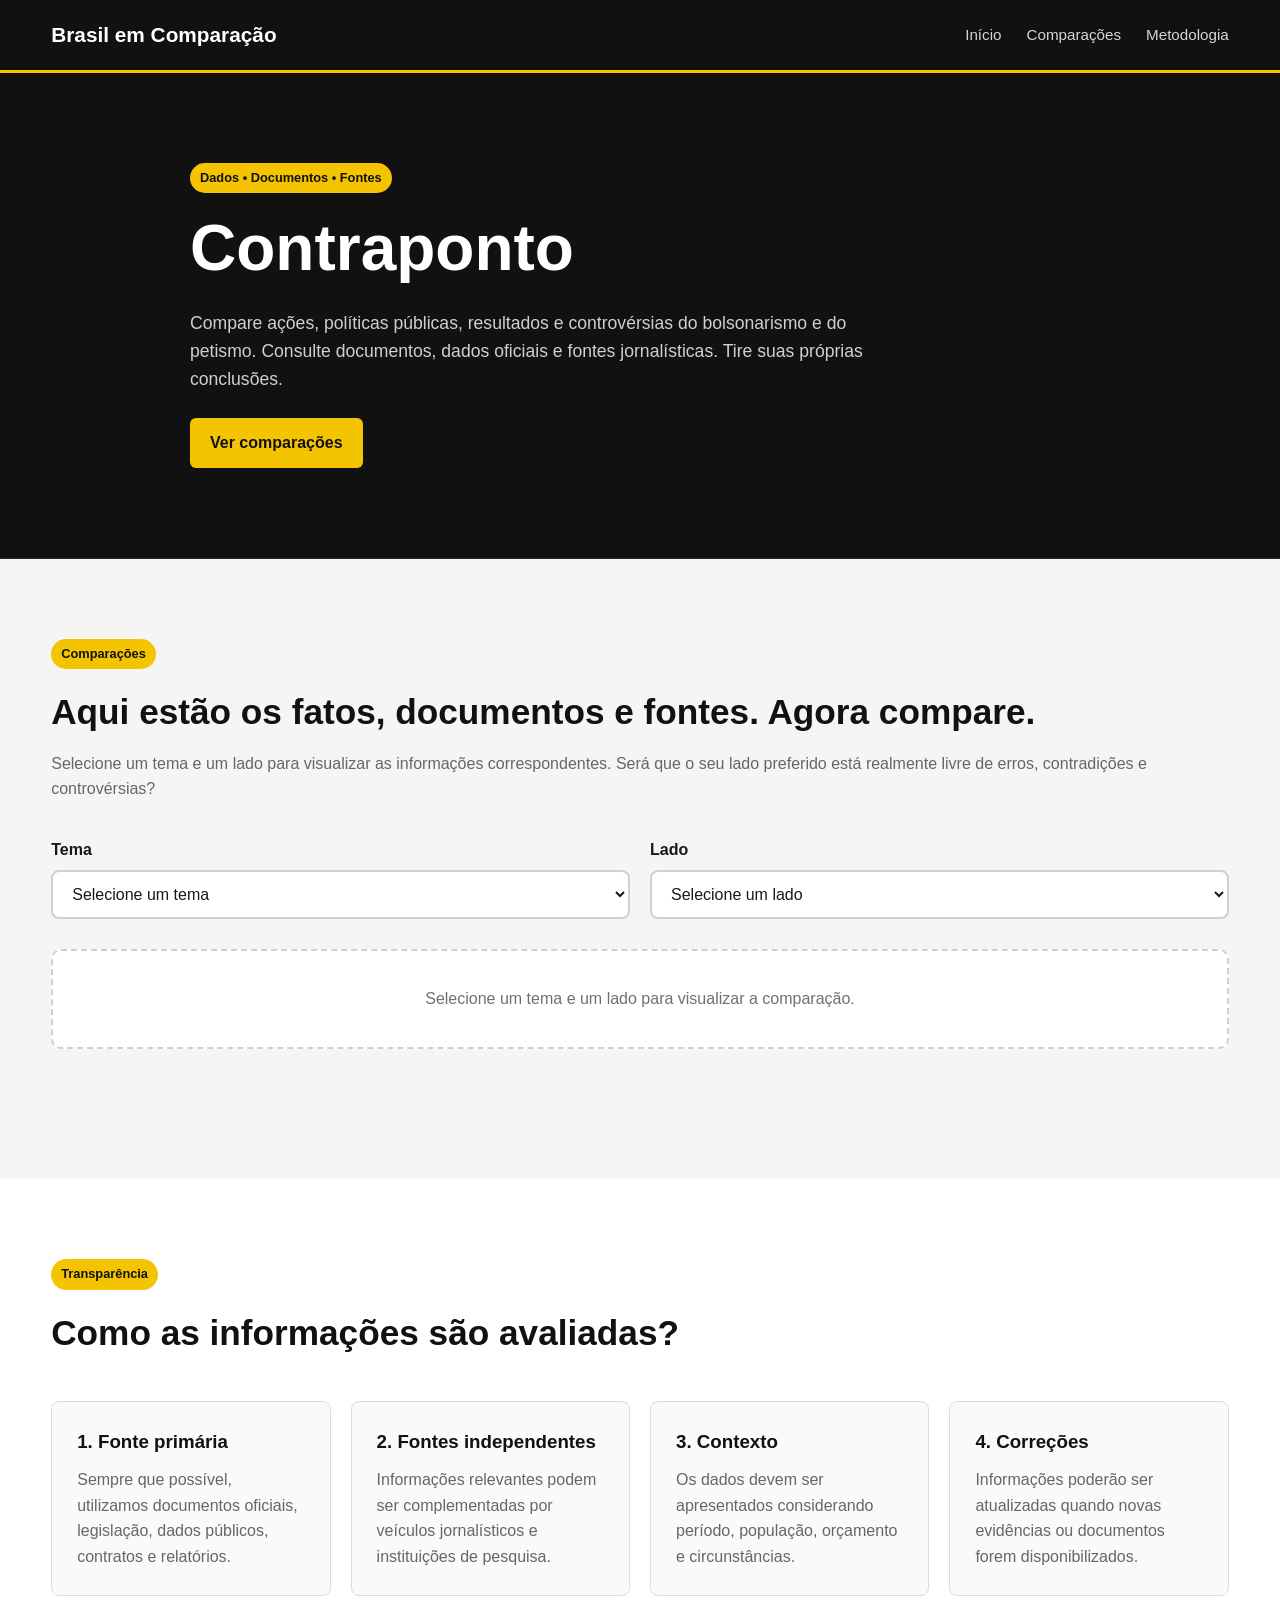
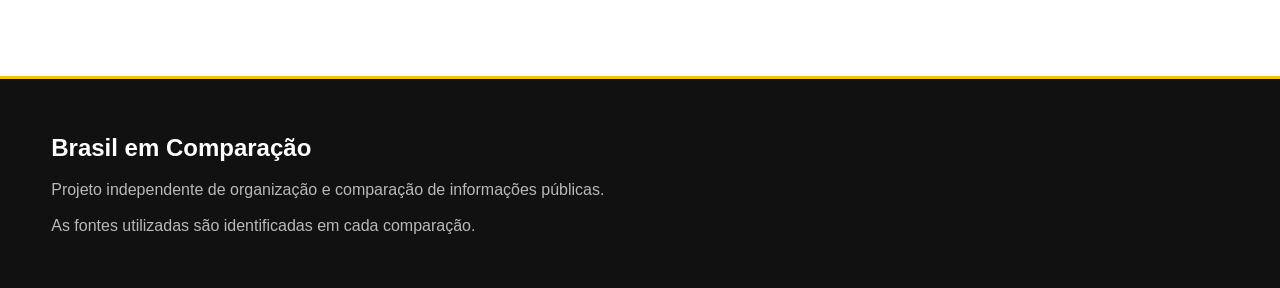
<file: index.html>
<!doctype html>
<html lang="pt-BR">
  <head>
    <meta charset="UTF-8" />

    <meta name="viewport" content="width=device-width, initial-scale=1.0" />

    <meta
      name="description"
      content="Comparação de políticas, ações e resultados de governos brasileiros com base em fontes verificáveis."
    />

    <title>Brasil em Comparação</title>

    <link rel="stylesheet" href="css/style.css" />
  </head>

  <body>
    <header class="header">
      <div class="container header-content">
        <a href="#" class="logo">Brasil em Comparação</a>

        <nav class="nav">
          <a href="#inicio">Início</a>
          <a href="#comparacoes">Comparações</a>
          <a href="#metodologia">Metodologia</a>
        </nav>
      </div>
    </header>

    <main>
      <!-- HERO -->

      <section id="inicio" class="hero">
        <div class="container">
          <span class="tag">Dados • Documentos • Fontes</span>

          <h1>Contraponto</h1>

          <p>
            Compare ações, políticas públicas, resultados e controvérsias do
            bolsonarismo e do petismo. Consulte documentos, dados oficiais e
            fontes jornalísticas. Tire suas próprias conclusões.
          </p>

          <a href="#comparacoes" class="button">Ver comparações</a>
        </div>
      </section>

      <!-- FILTROS

      <section class="filters">
        <div class="container">

          <h2>Escolha uma área</h2>

          <div class="filter-buttons">
            <button>Saúde</button>
            <button>Economia</button>
            <button>Educação</button>
            <button>Segurança</button>
            <button>Meio ambiente</button>
            <button>Infraestrutura</button>
          </div>

        </div>
      </section>

      -->

      <!-- COMPARAÇÃO -->

      <section id="comparacoes" class="comparison">
        <div class="container">

          <div class="section-header">
            <span class="tag">Comparações</span>

            <h2>
              Aqui estão os fatos, documentos e fontes. Agora compare.
            </h2>

            <p>
              Selecione um tema e um lado para visualizar as informações
              correspondentes. Será que o seu lado preferido está realmente
              livre de erros, contradições e controvérsias?
            </p>
          </div>

          <div class="comparison-selector">

            <div class="selector-group">
              <label for="topic-select">Tema</label>

              <select id="topic-select">
                <option value="">Selecione um tema</option>

                <option value="vacinacao">
                  Vacinação e Resposta Epidemiológica
                </option>

                <option value="eleitoral">
                  Abuso de poder e benefícios em ano eleitoral
                </option>

                <option value="banco-master">
                  Banco Master
                </option>

                <option value="corrupcao">
                  Investigações de Corrupção, Esquemas Financeiros e Práticas
                  Orçamentárias
                </option>

                <option value="educacao">
                  Contingenciamentos, Cortes Orçamentários e Restrições na
                  Educação
                </option>
              </select>
            </div>

            <div class="selector-group">
              <label for="polo-select">Lado</label>

              <select id="polo-select">
                <option value="">Selecione um lado</option>

                <option value="bolsonaro">
                  Jair e Flávio Bolsonaro
                </option>

                <option value="pt">
                  PT
                </option>
              </select>
            </div>

          </div>

          <div id="comparison-result" class="comparison-result">
            <p class="comparison-placeholder">
              Selecione um tema e um lado para visualizar a comparação.
            </p>
          </div>

        </div>
      </section>

      <!-- METODOLOGIA -->

      <section id="metodologia" class="methodology">
        <div class="container">

          <span class="tag">Transparência</span>

          <h2>Como as informações são avaliadas?</h2>

          <div class="methodology-grid">

            <article>
              <h3>1. Fonte primária</h3>

              <p>
                Sempre que possível, utilizamos documentos oficiais,
                legislação, dados públicos, contratos e relatórios.
              </p>
            </article>

            <article>
              <h3>2. Fontes independentes</h3>

              <p>
                Informações relevantes podem ser complementadas por veículos
                jornalísticos e instituições de pesquisa.
              </p>
            </article>

            <article>
              <h3>3. Contexto</h3>

              <p>
                Os dados devem ser apresentados considerando período,
                população, orçamento e circunstâncias.
              </p>
            </article>

            <article>
              <h3>4. Correções</h3>

              <p>
                Informações poderão ser atualizadas quando novas evidências
                ou documentos forem disponibilizados.
              </p>
            </article>

          </div>
        </div>
      </section>
    </main>

    <footer id="fontes">
      <div class="container">

        <h2>Brasil em Comparação</h2>

        <p>
          Projeto independente de organização e comparação de informações
          públicas.
        </p>

        <p>
          As fontes utilizadas são identificadas em cada comparação.
        </p>

      </div>
    </footer>

    <script src="js/script.js"></script>
  </body>
</html>

<!--

MODELO DE COMPARAÇÃO

<article class="comparison-row" data-topic="corrupcao">

  <div class="topic">
    <h3>Título do tópico</h3>
  </div>

  <div class="government-column">

    <span class="trouble">
      Título da questão
    </span>

    <p>
      Introdução da questão.
    </p>

    <p>
      Desenvolvimento das informações.
    </p>

    <p>
      <span>Crítica:</span>
      Síntese dos principais questionamentos.
    </p>

    <span class="bonus-title">
      Ações e Controvérsias Adicionais:
    </span>

    <ul>
      <li>
        <strong>Exemplo:</strong>
        Informação adicional.
      </li>
    </ul>

    <div class="sources">
      <strong>Fontes:</strong>
      <a href="#" target="_blank" rel="noopener noreferrer">
        Fonte
      </a>
    </div>

  </div>

  <div class="government-column">

    <span class="trouble">
      Título da questão
    </span>

    <p>
      Introdução da questão.
    </p>

    <p>
      Desenvolvimento das informações.
    </p>

    <p>
      <span>Crítica:</span>
      Síntese dos principais questionamentos.
    </p>

    <span class="bonus-title">
      Ações e Controvérsias Adicionais:
    </span>

    <ul>
      <li>
        <strong>Exemplo:</strong>
        Informação adicional.
      </li>
    </ul>

    <div class="sources">
      <strong>Fontes:</strong>
      <a href="#" target="_blank" rel="noopener noreferrer">
        Fonte
      </a>
    </div>

  </div>

</article>

-->
</file>
<file: css/style.css>
/* =========================
   RESET
========================= */

* {
    margin: 0;
    padding: 0;
    box-sizing: border-box;
}


html {
    scroll-behavior: smooth;
}


body {
    font-family: Arial, Helvetica, sans-serif;
    background: #f5f5f5;
    color: #181818;
    line-height: 1.6;
}


a {
    color: inherit;
}


.container {
    width: min(1200px, 92%);
    margin: 0 auto;
}


/* =========================
   HEADER
========================= */

.header {
    background: #111111;
    border-bottom: 3px solid #f5c400;

    position: sticky;
    top: 0;

    z-index: 100;
}


.header-content {
    min-height: 70px;

    display: flex;
    align-items: center;
    justify-content: space-between;
}


.logo {
    text-decoration: none;

    font-size: 1.3rem;
    font-weight: 700;

    color: #ffffff;
}


.nav {
    display: flex;
    gap: 25px;
}


.nav a {
    text-decoration: none;

    color: #d6d6d6;

    font-size: 0.95rem;

    transition: color 0.2s ease;
}


.nav a:hover {
    color: #f5c400;
}


/* =========================
   HERO
========================= */

.hero {
    background: #111111;

    color: #ffffff;

    padding: 90px 0;

    border-bottom: 1px solid #292929;
}


.hero .container {
    max-width: 900px;
}


.tag {
    display: inline-block;

    padding: 5px 10px;

    border-radius: 20px;

    background: #f5c400;

    color: #111111;

    font-size: 0.8rem;
    font-weight: 700;
}


.hero h1 {
    margin-top: 20px;

    font-size: clamp(2.2rem, 5vw, 4rem);

    line-height: 1.1;
}


.hero p {
    max-width: 700px;

    margin: 25px 0;

    color: #d0d0d0;

    font-size: 1.1rem;
}


.button {
    display: inline-block;

    padding: 12px 20px;

    background: #f5c400;

    color: #111111;

    border-radius: 6px;

    text-decoration: none;

    font-weight: 700;

    transition: background 0.2s ease,
                transform 0.2s ease;
}


.button:hover {
    background: #ffd633;

    transform: translateY(-1px);
}


/* =========================
   FILTROS
========================= */

.filters {
    padding: 45px 0;

    background: #eeeeee;
}


.filters h2 {
    margin-bottom: 20px;
}


.filter-buttons {
    display: flex;

    flex-wrap: wrap;

    gap: 10px;
}


.filter-buttons button {
    border: 1px solid #c9c9c9;

    background: #ffffff;

    padding: 10px 18px;

    border-radius: 6px;

    cursor: pointer;

    color: #181818;
}


.filter-buttons button:hover {
    background: #111111;

    color: #f5c400;

    border-color: #111111;
}


/* =========================
   COMPARAÇÃO
========================= */

.comparison {
    padding: 80px 0;

    background: #f5f5f5;
}


.section-header {
    margin-bottom: 35px;
}


.section-header h2 {
    margin-top: 15px;

    font-size: 2.2rem;

    color: #111111;
}


.section-header p {
    margin-top: 10px;

    color: #666666;
}


/* =========================
   SELETOR DE COMPARAÇÃO
========================= */

.comparison-selector {
    display: grid;

    grid-template-columns: 1fr 1fr;

    gap: 20px;

    margin-bottom: 30px;
}


.selector-group {
    display: flex;

    flex-direction: column;

    gap: 8px;
}


.selector-group label {
    font-weight: 700;

    color: #181818;
}


.selector-group select {
    width: 100%;

    padding: 13px 15px;

    border: 2px solid #d0d0d0;

    border-radius: 8px;

    background: #ffffff;

    color: #181818;

    font-size: 1rem;

    cursor: pointer;

    transition: border-color 0.2s ease,
                box-shadow 0.2s ease;
}


.selector-group select:hover {
    border-color: #f5c400;
}


.selector-group select:focus {
    outline: none;

    border-color: #f5c400;

    box-shadow: 0 0 0 3px rgba(245, 196, 0, 0.2);
}


/* =========================
   RESULTADO
========================= */

.comparison-result {
    min-height: 150px;
}


.comparison-placeholder {
    padding: 35px;

    background: #ffffff;

    border: 2px dashed #d0d0d0;

    border-radius: 10px;

    text-align: center;

    color: #707070;
}


/* =========================
   CARTÃO DO RESULTADO
========================= */

.comparison-result-card {
    background: #ffffff;

    border: 1px solid #d7d7d7;

    border-radius: 10px;

    overflow: hidden;

    box-shadow: 0 5px 18px rgba(0, 0, 0, 0.06);
}


.comparison-result-card > .topic {
    padding: 25px;

    background: #111111;

    color: #ffffff;

    border-bottom: 4px solid #f5c400;
}


.comparison-result-card > .topic h3 {
    margin: 0;

    color: #ffffff;
}


.comparison-result-card > .topic span {
    color: #f5c400;
}


.comparison-result-card > .government-column {
    padding: 30px;
}


.comparison-result-card .government-column p {
    color: #454545;
}


/* =========================
   DESTAQUES DO CONTEÚDO
========================= */

.government-column .trouble {
    color: #b58b00;

    font-weight: 700;
}


.government-column .bonus-title {
    color: #181818;

    font-weight: 700;
}


.government-column li::marker {
    color: #f5c400;
}


/* =========================
   FONTES
========================= */

.sources {
    margin-top: 20px;

    display: flex;

    flex-direction: column;

    gap: 6px;

    font-size: 0.85rem;
}


.sources strong {
    color: #111111;
}


.sources a {
    color: #8a6a00;

    text-decoration: none;
}


.sources a:hover {
    color: #111111;

    text-decoration: underline;
}


/* =========================
   TABELA
========================= */

.comparison-table {
    background: #ffffff;

    border: 1px solid #d7d7d7;

    border-radius: 10px;

    overflow: hidden;
}


.table-header,
.comparison-row {
    display: grid;

    grid-template-columns: 180px 1fr 1fr;
}


.table-header {
    background: #111111;

    color: #ffffff;

    font-weight: 700;
}


.table-header > div,
.comparison-row > div {
    padding: 25px;

    border-right: 1px solid #e1e1e1;
}


.comparison-row {
    border-top: 1px solid #e1e1e1;
}


.comparison-row:last-child {
    border-bottom: none;
}


.topic h3 {
    margin-bottom: 5px;
}


.topic span {
    color: #777777;

    font-size: 0.85rem;
}


.government-column p {
    color: #454545;
}


/* =========================
   METODOLOGIA
========================= */

.methodology {
    padding: 80px 0;

    background: #ffffff;
}


.methodology h2 {
    margin: 15px 0 40px;

    font-size: 2.2rem;

    color: #111111;
}


.methodology-grid {
    display: grid;

    grid-template-columns:
        repeat(4, 1fr);

    gap: 20px;
}


.methodology-grid article {
    padding: 25px;

    border: 1px solid #dddddd;

    border-radius: 8px;

    background: #fafafa;

    transition: border-color 0.2s ease,
                transform 0.2s ease;
}


.methodology-grid article:hover {
    border-color: #f5c400;

    transform: translateY(-2px);
}


.methodology-grid h3 {
    margin-bottom: 10px;

    color: #111111;
}


.methodology-grid p {
    color: #666666;
}


/* =========================
   FOOTER
========================= */

footer {
    background: #111111;

    color: #ffffff;

    padding: 50px 0;

    border-top: 3px solid #f5c400;
}


footer p {
    margin-top: 10px;

    color: #b9b9b9;
}


/* =========================
   RESPONSIVO
========================= */

@media (max-width: 800px) {

    .nav {
        display: none;
    }


    .table-header {
        display: none;
    }


    .comparison-row {
        display: block;
    }


    .comparison-row > div {
        border-right: none;

        border-bottom: 1px solid #e1e1e1;
    }


    .comparison-selector {
        grid-template-columns: 1fr;
    }


    .methodology-grid {
        grid-template-columns: 1fr 1fr;
    }

}


@media (max-width: 500px) {

    .methodology-grid {
        grid-template-columns: 1fr;
    }


    .hero {
        padding: 60px 0;
    }


    .comparison {
        padding: 60px 0;
    }


    .comparison-result-card > .government-column {
        padding: 22px;
    }

}
</file>
